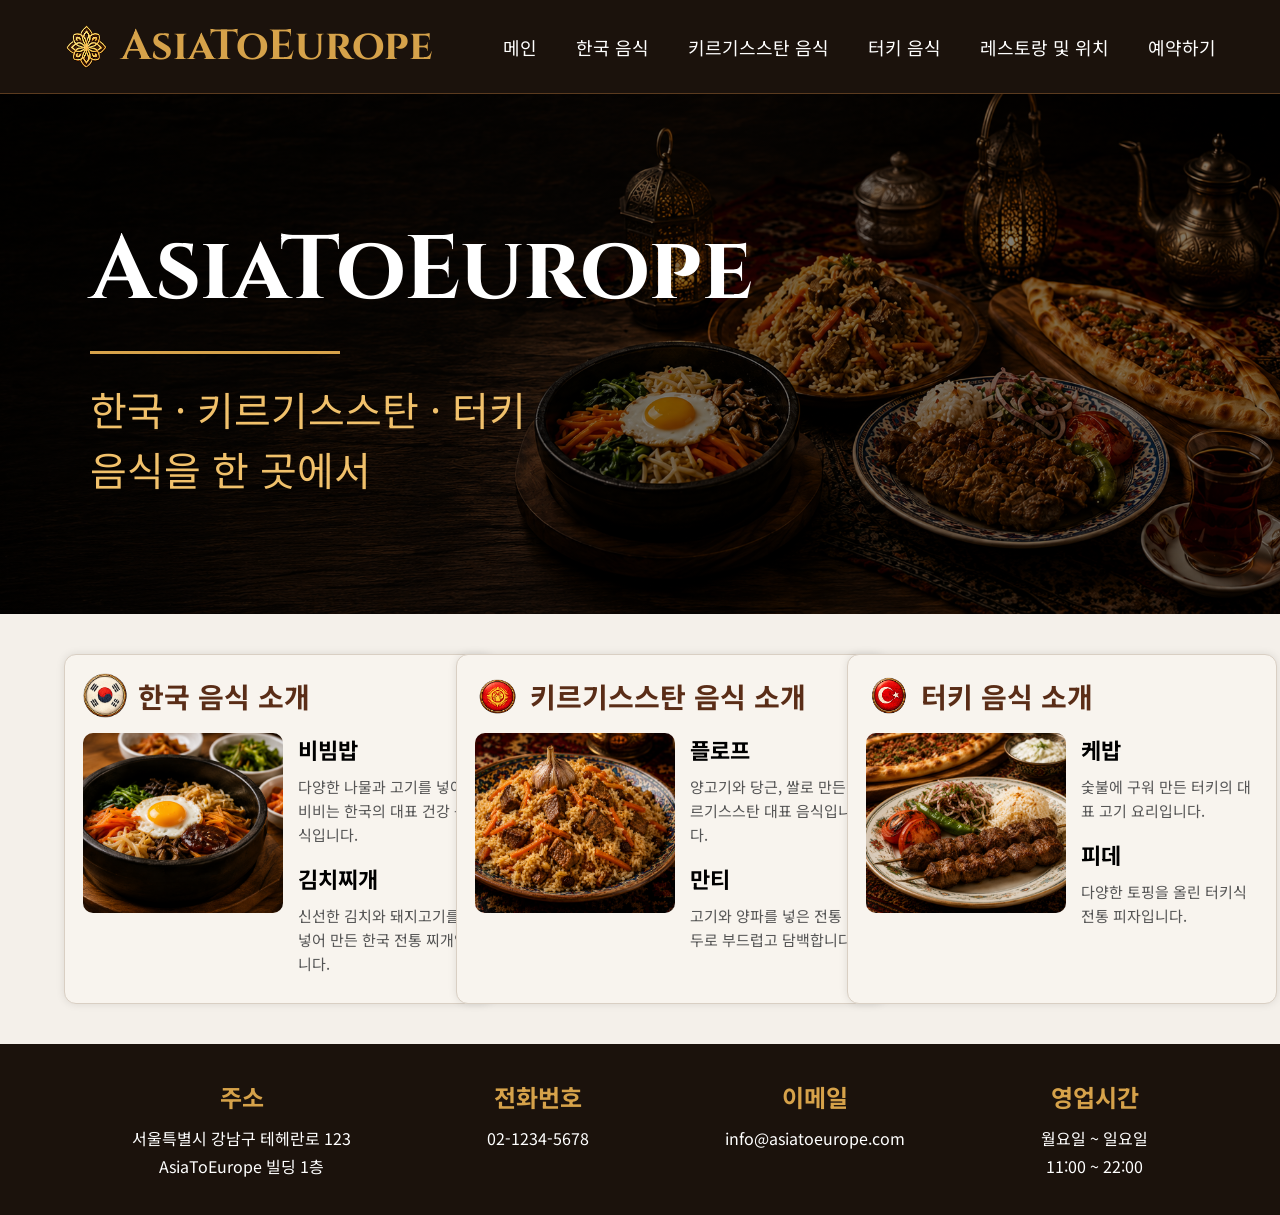
<file: AsiaToEuropeFinal/index.html>
<!DOCTYPE html>
<html lang="ko">

<head>
    <meta charset="UTF-8">
    <meta name="viewport" content="width=device-width, initial-scale=1.0">

    <title>AsiaToEurope</title>

    <link rel="preconnect" href="https://fonts.googleapis.com">
    <link rel="preconnect" href="https://fonts.gstatic.com" crossorigin>

    <link href="https://fonts.googleapis.com/css2?family=Noto+Sans+KR:wght@300;400;500;700&family=Cinzel:wght@500;700&display=swap" rel="stylesheet">

    <style>

        *{
            margin: 0;
            padding: 0;
            box-sizing: border-box;
        }

        body{
            font-family: 'Noto Sans KR', sans-serif;
            background-color: #f4f0ea;

            display: flex;
            flex-direction: column;

            min-height: 100vh;
        }

        header{
            width: 100%;
            background-color: #1b120c;
            border-bottom: 1px solid #5b3b1f;
        }

        .navbar{
            width: 90%;
            margin: auto;

            display: flex;
            justify-content: space-between;
            align-items: center;

            padding: 18px 0;
        }

        .logo{
            display: flex;
            align-items: center;
            gap: 12px;
        }

        .logo img{
            width: 45px;
            height: 45px;
        }

        .logo h1{
            color: #d6a24a;
            font-size: 42px;
            font-family: 'Cinzel', serif;
        }

        .menu a{
            color: white;
            text-decoration: none;
            margin-left: 35px;
            font-size: 18px;

            transition: 0.3s;
        }

        .menu a:hover{
            color: #d6a24a;
        }

        .main{
            width: 100%;
            height: 520px;

            background-image:
            linear-gradient(rgba(0,0,0,0.5), rgba(0,0,0,0.5)),
            url("./img/main_photo.png");

            background-size: cover;
            background-position: center;

            display: flex;
            align-items: center;
        }

        .main-text{
            margin-left: 90px;
            color: white;
        }

        .main-text h2{
            font-size: 90px;
            margin-bottom: 20px;
            font-family: 'Cinzel', serif;
        }

        .line{
            width: 250px;
            height: 3px;
            background-color: #d6a24a;
            margin-bottom: 25px;
        }

        .main-text p{
            font-size: 40px;
            line-height: 60px;
            color: #f1c16b;
        }

        .foods{
            width: 90%;
            margin: 40px auto;

            display: flex;
            justify-content: space-between;
            gap: 20px;
        }

        .card-link{
            width: 32%;
            text-decoration: none;
            color: black;
        }

        .card{
            background-color: #f8f4ee;
            height: 350px;
            width: 430px;
            border-radius: 12px;
            border: 1px solid #d9cfc3;

            padding: 18px;

            box-shadow: 0px 0px 8px rgba(0,0,0,0.1);

            transition: 0.3s;
        }

        .card:hover{
            transform: scale(1.03);
        }

        .card-top{
            display: flex;
            align-items: center;
            margin-bottom: 15px;
        }

        .flag{
            width: 45px;
            height: 45px;
            border-radius: 50%;
            margin-right: 10px;
        }

        .card-top h3{
            font-size: 28px;
            color: #5a2d17;
        }

        .food-content{
            display: flex;
            gap: 15px;
        }

        .food-content img{
            width: 200px;
            height: 180px;
            object-fit: cover;
            border-radius: 10px;
        }

        .food-text h4{
            margin-bottom: 10px;
            font-size: 22px;
        }

        .food-text p{
            font-size: 15px;
            color: #555;
            margin-bottom: 15px;
            line-height: 24px;
        }

        footer{
            background-color: #1b120c;
            color: white;

            padding: 35px 0;

            margin-top: auto;
        }

        .footer-container{
            width: 90%;
            margin: auto;

            display: flex;
            justify-content: space-around;
            text-align: center;
        }

        .footer-box h4{
            color: #d6a24a;
            margin-bottom: 10px;
            font-size: 24px;
        }

        .footer-box p{
            line-height: 28px;
        }

    </style>

</head>

<body>

    <!-- HEADER -->

    <header>

        <div class="navbar">

            <div class="logo">
                <img src="./img/main_logo.png" alt="logo">
                <h1>AsiaToEurope</h1>
            </div>

             <div class="menu">
            <a href="index.html">메인</a>
            <a href="korea.html">한국 음식</a>
            <a href="kyrgyzstan.html">키르기스스탄 음식</a>
            <a href="turkey.html">터키 음식</a>
            <a href="restaurant.html">레스토랑 및 위치</a>
            <a href="reservation.html">예약하기</a>
        </div>

        </div>

    </header>

    <!-- MAIN -->

    <section class="main">

        <div class="main-text">

            <h2>AsiaToEurope</h2>

            <div class="line"></div>

            <p>
                한국 · 키르기스스탄 · 터키 <br>
                음식을 한 곳에서
            </p>

        </div>

    </section>

    <!-- FOOD SECTION -->

    <section class="foods">

        <!-- KOREA -->

        <a href="korea.html" class="card-link">

            <div class="card">

                <div class="card-top">
                    <img class="flag" src="./img/korea.png" alt="korea">
                    <h3>한국 음식 소개</h3>
                </div>

                <div class="food-content">

                    <img src="./img/bibimpab.png" alt="bibimpab">

                    <div class="food-text">

                        <h4>비빔밥</h4>

                        <p>
                            다양한 나물과 고기를 넣어 비비는
                            한국의 대표 건강 음식입니다.
                        </p>

                        <h4>김치찌개</h4>

                        <p>
                            신선한 김치와 돼지고기를 넣어 만든
                            한국 전통 찌개입니다.
                        </p>

                    </div>

                </div>

            </div>

        </a>

        <!-- KYRGYZSTAN -->

        <a href="kyrgyzstan.html" class="card-link">

            <div class="card">

                <div class="card-top">
                    <img class="flag" src="./img/kyrgyzstan.png" alt="kyrgyzstan">
                    <h3>키르기스스탄 음식 소개</h3>
                </div>

                <div class="food-content">

                    <img src="./img/plov.png" alt="plov">

                    <div class="food-text">

                        <h4>플로프</h4>

                        <p>
                            양고기와 당근, 쌀로 만든 
                            키르기스스탄 대표 음식입니다.
                        </p>

                        <h4>만티</h4>

                        <p>
                            고기와 양파를 넣은 전통 만두로
                            부드럽고 담백합니다.
                        </p>

                    </div>

                </div>

            </div>

        </a>

        <!-- TURKEY -->

        <a href="turkey.html" class="card-link">

            <div class="card">

                <div class="card-top">
                    <img class="flag" src="./img/turkey.png" alt="turkey">
                    <h3>터키 음식 소개</h3>
                </div>

                <div class="food-content">

                    <img src="./img/kebab.png" alt="kebab">

                    <div class="food-text">

                        <h4>케밥</h4>

                        <p>
                            숯불에 구워 만든
                            터키의 대표 고기 요리입니다.
                        </p>

                        <h4>피데</h4>

                        <p>
                            다양한 토핑을 올린
                            터키식 전통 피자입니다.
                        </p>

                    </div>

                </div>

            </div>

        </a>

    </section>

    <!-- FOOTER -->

    <footer>

        <div class="footer-container">

            <div class="footer-box">

                <h4>주소</h4>

                <p>
                    서울특별시 강남구 테헤란로 123 <br>
                    AsiaToEurope 빌딩 1층
                </p>

            </div>

            <div class="footer-box">

                <h4>전화번호</h4>

                <p>
                    02-1234-5678
                </p>

            </div>

            <div class="footer-box">

                <h4>이메일</h4>

                <p>
                    info@asiatoeurope.com
                </p>

            </div>

            <div class="footer-box">

                <h4>영업시간</h4>

                <p>
                    월요일 ~ 일요일 <br>
                    11:00 ~ 22:00
                </p>

            </div>

        </div>

    </footer>

</body>
</html>
</file>
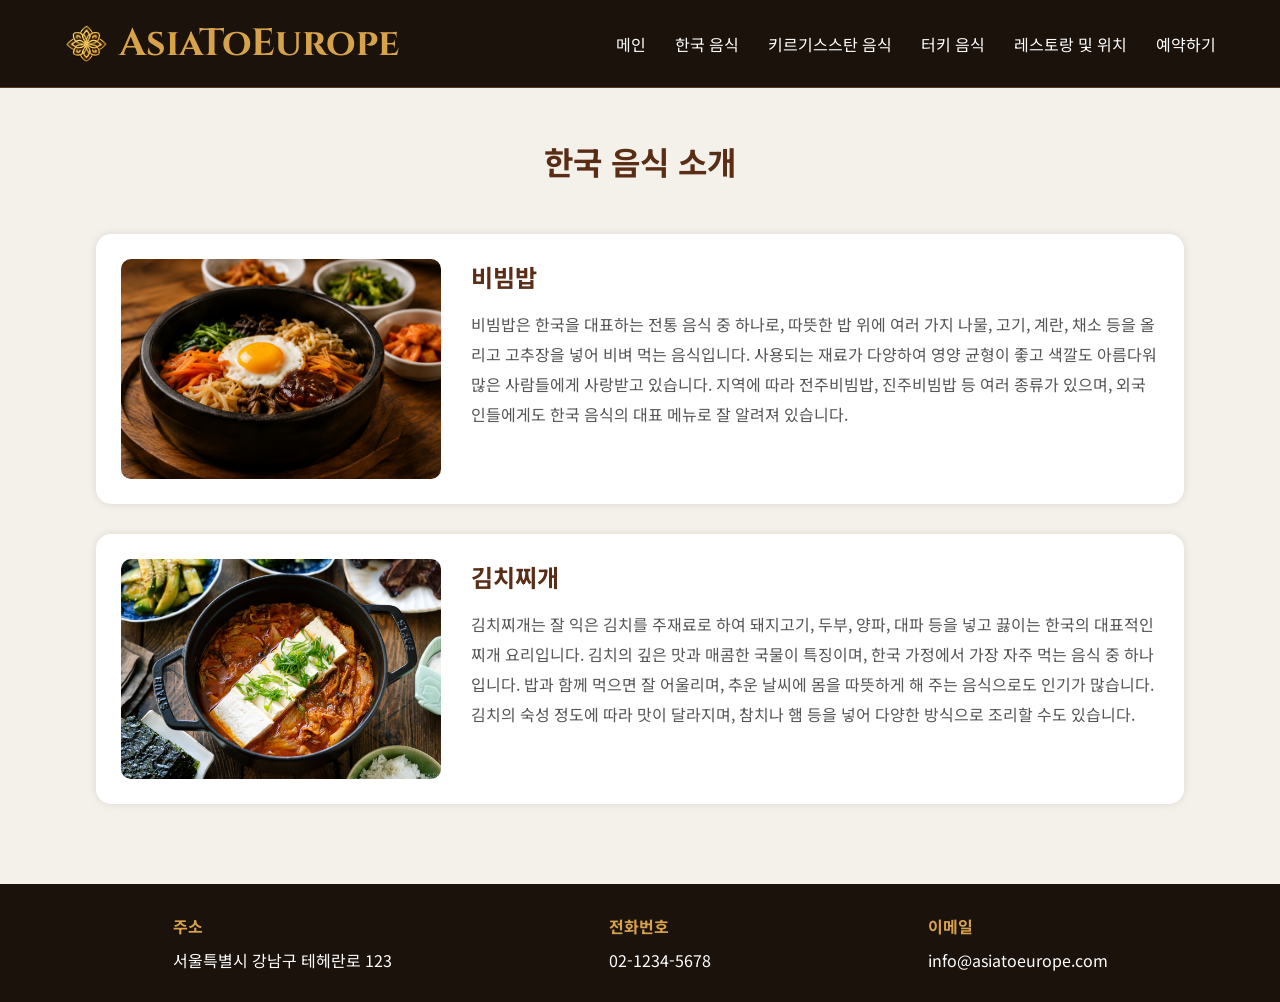
<file: AsiaToEuropeFinal/korea.html>
<!DOCTYPE html>
<html lang="ko">
<head>
    <meta charset="UTF-8">
    <title>한국 음식</title>

    <link rel="preconnect" href="https://fonts.googleapis.com">
   <link href="https://fonts.googleapis.com/css2?family=Noto+Sans+KR:wght@300;400;500;700&family=Cinzel:wght@500;700&display=swap" rel="stylesheet">

    <style>
*{
    margin: 0;
    padding: 0;
    box-sizing: border-box;
}

body{
    font-family: 'Noto Sans KR', sans-serif;
    background-color: #f4f0ea;

    display: flex;
    flex-direction: column;

    min-height: 100vh;
}

header{
    background-color: #1b120c;
    border-bottom: 1px solid #5b3b1f;
}

.navbar{
    width: 90%;
    margin: auto;

    display: flex;
    justify-content: space-between;
    align-items: center;

    padding: 18px 0;
}

.logo{
    display: flex;
    align-items: center;
    gap: 10px;
}

.logo img{
    width: 45px;
}

.logo h1{
    color: #d6a24a;
    font-size: 38px;
    font-family: 'Cinzel', serif;
}

.menu a{
    color: white;
    text-decoration: none;
    margin-left: 25px;
}

.menu a:hover{
    color: #d6a24a;
}

.main{
    height: 500px;

    background-image:
    linear-gradient(rgba(0,0,0,0.5), rgba(0,0,0,0.5)),
    url("images/background.jpg");

    background-size: cover;
    background-position: center;

    display: flex;
    align-items: center;
}

.main-text{
    margin-left: 80px;
    color: white;
}

.main-text h2{
    font-size: 85px;
    font-family: 'Cinzel', serif;
}

.line{
    width: 250px;
    height: 3px;
    background-color: #d6a24a;

    margin: 20px 0;
}

.main-text p{
    font-size: 38px;
    color: #f1c16b;
}

.foods{
    width: 90%;
    margin: 40px auto;

    display: flex;
    gap: 20px;
}

.card-link{
    text-decoration: none;
    color: black;
}

.card{
    background-color: #f8f4ee;

    border-radius: 12px;
    border: 1px solid #d9cfc3;

    padding: 15px;

    transition: 0.3s;
}

.card:hover{
    transform: scale(1.03);
}

.card-top{
    display: flex;
    align-items: center;

    margin-bottom: 15px;
}

.flag{
    width: 40px;
    margin-right: 10px;
}

.food-content{
    display: flex;
    gap: 12px;
}

.food-content img{
    width: 180px;
    height: 180px;
    object-fit: cover;
    border-radius: 10px;
}

.food-text h4{
    margin-bottom: 10px;
}

.food-text p{
    margin-bottom: 15px;
    color: #555;
}

.page-title{
    text-align: center;
    margin-top: 50px;
    color: #5a2d17;
}

.page-foods{
    width: 85%;
    margin: 50px auto;
}

.food-box{
    display: flex;
    gap: 30px;

    background-color: white;

    padding: 25px;
    margin-bottom: 30px;

    border-radius: 15px;

    box-shadow: 0px 0px 8px rgba(0,0,0,0.1);
}

.food-box img{
    width: 320px;
    height: 220px;
    object-fit: cover;
    border-radius: 10px;
}

.food-info h2{
    margin-bottom: 15px;
    color: #5a2d17;
}

.food-info p{
    line-height: 30px;
    color: #555;
}

.restaurant-box{
    width: 85%;
    margin: 50px auto;

    background-color: white;

    padding: 30px;

    border-radius: 15px;
}

.restaurant-box img{
    width: 100%;
    border-radius: 15px;
    margin-top: 20px;
}

footer{
    background-color: #1b120c;
    color: white;

    padding: 30px 0;

    margin-top: auto;
}

.footer-container{
    width: 90%;
    margin: auto;

    display: flex;
    justify-content: space-around;
}

.footer-box h4{
    color: #d6a24a;
    margin-bottom: 10px;
}

</style>
</head>
<body>

<header>
    <div class="navbar">
        <div class="logo">
            <img src="img/main_logo.png" alt="logo">
            <h1>AsiaToEurope</h1>
        </div>

         <div class="menu">
            <a href="index.html">메인</a>
            <a href="korea.html">한국 음식</a>
            <a href="kyrgyzstan.html">키르기스스탄 음식</a>
            <a href="turkey.html">터키 음식</a>
            <a href="restaurant.html">레스토랑 및 위치</a>
            <a href="reservation.html">예약하기</a>
        </div>
    </div>
</header>

<h1 class="page-title">한국 음식 소개</h1>

<section class="page-foods">

    <div class="food-box">
        <img src="img/bibimpab.png" alt="bibimpab">

        <div class="food-info">
            <h2>비빔밥</h2>
            <p>
                비빔밥은 한국을 대표하는 전통 음식 중 하나로, 따뜻한 밥 위에 여러 가지 나물, 고기, 계란, 채소 등을 올리고 고추장을 넣어 비벼 먹는 음식입니다. 사용되는 재료가 다양하여 영양 균형이 좋고 색깔도 아름다워 많은 사람들에게 사랑받고 있습니다. 지역에 따라 전주비빔밥, 진주비빔밥 등 여러 종류가 있으며, 외국인들에게도 한국 음식의 대표 메뉴로 잘 알려져 있습니다.
            </p>
        </div>
    </div>

    <div class="food-box">
        <img src="img/Kimchi.jpg" alt="kimchi">

        <div class="food-info">
            <h2>김치찌개</h2>
            <p>
                김치찌개는 잘 익은 김치를 주재료로 하여 돼지고기, 두부, 양파, 대파 등을 넣고 끓이는 한국의 대표적인 찌개 요리입니다. 김치의 깊은 맛과 매콤한 국물이 특징이며, 한국 가정에서 가장 자주 먹는 음식 중 하나입니다. 밥과 함께 먹으면 잘 어울리며, 추운 날씨에 몸을 따뜻하게 해 주는 음식으로도 인기가 많습니다. 김치의 숙성 정도에 따라 맛이 달라지며, 참치나 햄 등을 넣어 다양한 방식으로 조리할 수도 있습니다.
            </p>
        </div>
    </div>

</section>

<footer>
    <div class="footer-container">

        <div class="footer-box">
            <h4>주소</h4>
            <p>서울특별시 강남구 테헤란로 123</p>
        </div>

        <div class="footer-box">
            <h4>전화번호</h4>
            <p>02-1234-5678</p>
        </div>

        <div class="footer-box">
            <h4>이메일</h4>
            <p>info@asiatoeurope.com</p>
        </div>

    </div>
</footer>

</body>
</html>
</file>
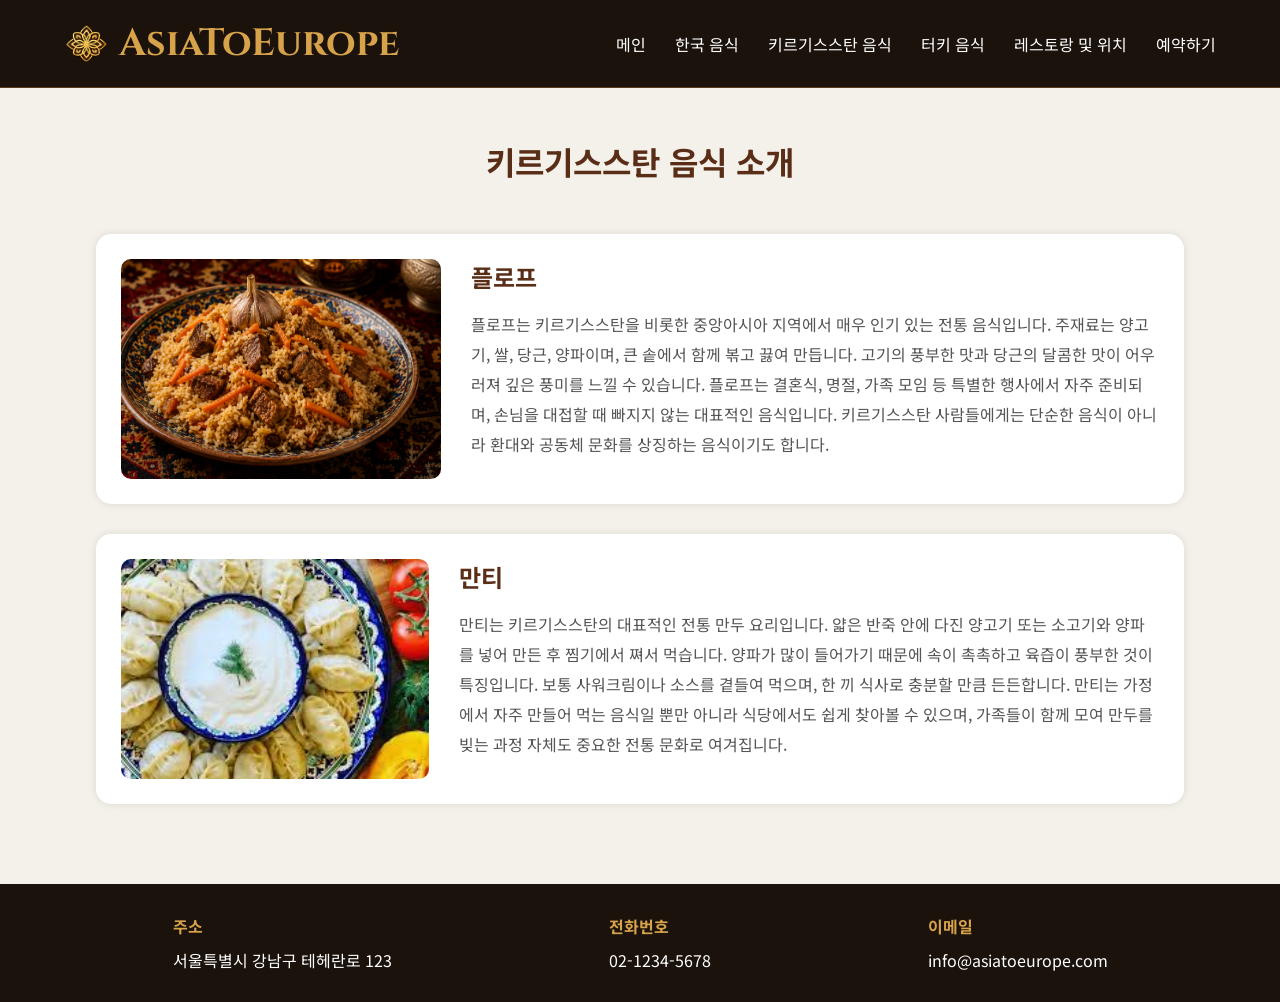
<file: AsiaToEuropeFinal/kyrgyzstan.html>
<!DOCTYPE html>
<html lang="ko">
<head>
    <meta charset="UTF-8">
    <title>키르기스스탄 음식</title>

    <link rel="preconnect" href="https://fonts.googleapis.com">
   <link href="https://fonts.googleapis.com/css2?family=Noto+Sans+KR:wght@300;400;500;700&family=Cinzel:wght@500;700&display=swap" rel="stylesheet">
    <style>
*{
    margin: 0;
    padding: 0;
    box-sizing: border-box;
}

body{
    font-family: 'Noto Sans KR', sans-serif;
    background-color: #f4f0ea;

    display: flex;
    flex-direction: column;

    min-height: 100vh;
}

header{
    background-color: #1b120c;
    border-bottom: 1px solid #5b3b1f;
}

.navbar{
    width: 90%;
    margin: auto;

    display: flex;
    justify-content: space-between;
    align-items: center;

    padding: 18px 0;
}

.logo{
    display: flex;
    align-items: center;
    gap: 10px;
}

.logo img{
    width: 45px;
}

.logo h1{
    color: #d6a24a;
    font-size: 38px;
    font-family: 'Cinzel', serif;
}

.menu a{
    color: white;
    text-decoration: none;
    margin-left: 25px;
}

.menu a:hover{
    color: #d6a24a;
}

.main{
    height: 500px;

    background-image:
    linear-gradient(rgba(0,0,0,0.5), rgba(0,0,0,0.5)),
    url("images/background.jpg");

    background-size: cover;
    background-position: center;

    display: flex;
    align-items: center;
}

.main-text{
    margin-left: 80px;
    color: white;
}

.main-text h2{
    font-size: 85px;
    font-family: 'Cinzel', serif;
}

.line{
    width: 250px;
    height: 3px;
    background-color: #d6a24a;

    margin: 20px 0;
}

.main-text p{
    font-size: 38px;
    color: #f1c16b;
}

.foods{
    width: 90%;
    margin: 40px auto;

    display: flex;
    gap: 20px;
}

.card-link{
    text-decoration: none;
    color: black;
}

.card{
    background-color: #f8f4ee;

    border-radius: 12px;
    border: 1px solid #d9cfc3;

    padding: 15px;

    transition: 0.3s;
}

.card:hover{
    transform: scale(1.03);
}

.card-top{
    display: flex;
    align-items: center;

    margin-bottom: 15px;
}

.flag{
    width: 40px;
    margin-right: 10px;
}

.food-content{
    display: flex;
    gap: 12px;
}

.food-content img{
    width: 180px;
    height: 180px;
    object-fit: cover;
    border-radius: 10px;
}

.food-text h4{
    margin-bottom: 10px;
}

.food-text p{
    margin-bottom: 15px;
    color: #555;
}

.page-title{
    text-align: center;
    margin-top: 50px;
    color: #5a2d17;
}

.page-foods{
    width: 85%;
    margin: 50px auto;
}

.food-box{
    display: flex;
    gap: 30px;

    background-color: white;

    padding: 25px;
    margin-bottom: 30px;

    border-radius: 15px;

    box-shadow: 0px 0px 8px rgba(0,0,0,0.1);
}
.food-info{
    width: 70%;
}
.food-box img{
    width: 320px;
    height: 220px;  
    object-fit: cover;
    border-radius: 10px;
}

.food-info h2{
    margin-bottom: 15px;
    color: #5a2d17;
}

.food-info p{
    line-height: 30px;
    color: #555;
}

.restaurant-box{
    width: 85%;
    margin: 50px auto;

    background-color: white;

    padding: 30px;

    border-radius: 15px;
}

.restaurant-box img{
    width: 100%;
    border-radius: 15px;
    margin-top: 20px;
}

footer{
    background-color: #1b120c;
    color: white;

    padding: 30px 0;

    margin-top: auto;
}

.footer-container{
    width: 90%;
    margin: auto;

    display: flex;
    justify-content: space-around;
}

.footer-box h4{
    color: #d6a24a;
    margin-bottom: 10px;
}

</style>
</head>
<body>

<header>
    <div class="navbar">
        <div class="logo">
            <img src="img/main_logo.png" alt="logo">
            <h1>AsiaToEurope</h1>
        </div>
 
         <div class="menu">
            <a href="index.html">메인</a>
            <a href="korea.html">한국 음식</a>
            <a href="kyrgyzstan.html">키르기스스탄 음식</a>
            <a href="turkey.html">터키 음식</a>
            <a href="restaurant.html">레스토랑 및 위치</a>
            <a href="reservation.html">예약하기</a>
        </div>
    </div>
</header>

<h1 class="page-title">키르기스스탄 음식 소개</h1>

<section class="page-foods">

    <div class="food-box">
        <img src="img/plov.png" alt="plov">

        <div class="food-info">
            <h2>플로프</h2>
            <p>
                플로프는 키르기스스탄을 비롯한 중앙아시아 지역에서 매우 인기 있는 전통 음식입니다. 주재료는 양고기, 쌀, 당근, 양파이며, 큰 솥에서 함께 볶고 끓여 만듭니다. 고기의 풍부한 맛과 당근의 달콤한 맛이 어우러져 깊은 풍미를 느낄 수 있습니다. 플로프는 결혼식, 명절, 가족 모임 등 특별한 행사에서 자주 준비되며, 손님을 대접할 때 빠지지 않는 대표적인 음식입니다. 키르기스스탄 사람들에게는 단순한 음식이 아니라 환대와 공동체 문화를 상징하는 음식이기도 합니다.
            </p>
        </div>
    </div>

    <div class="food-box">
        <img src="img/manty.jpg" alt="manty">

        <div class="food-info">
            <h2>만티</h2>
            <p>
                만티는 키르기스스탄의 대표적인 전통 만두 요리입니다. 얇은 반죽 안에 다진 양고기 또는 소고기와 양파를 넣어 만든 후 찜기에서 쪄서 먹습니다. 양파가 많이 들어가기 때문에 속이 촉촉하고 육즙이 풍부한 것이 특징입니다. 보통 사워크림이나 소스를 곁들여 먹으며, 한 끼 식사로 충분할 만큼 든든합니다. 만티는 가정에서 자주 만들어 먹는 음식일 뿐만 아니라 식당에서도 쉽게 찾아볼 수 있으며, 가족들이 함께 모여 만두를 빚는 과정 자체도 중요한 전통 문화로 여겨집니다.
            </p>
        </div>
    </div>

</section>

<footer>
    <div class="footer-container">

        <div class="footer-box">
            <h4>주소</h4>
            <p>서울특별시 강남구 테헤란로 123</p>
        </div>

        <div class="footer-box">
            <h4>전화번호</h4>
            <p>02-1234-5678</p>
        </div>

        <div class="footer-box">
            <h4>이메일</h4>
            <p>info@asiatoeurope.com</p>
        </div>

    </div>
</footer>

</body>
</html>
</file>
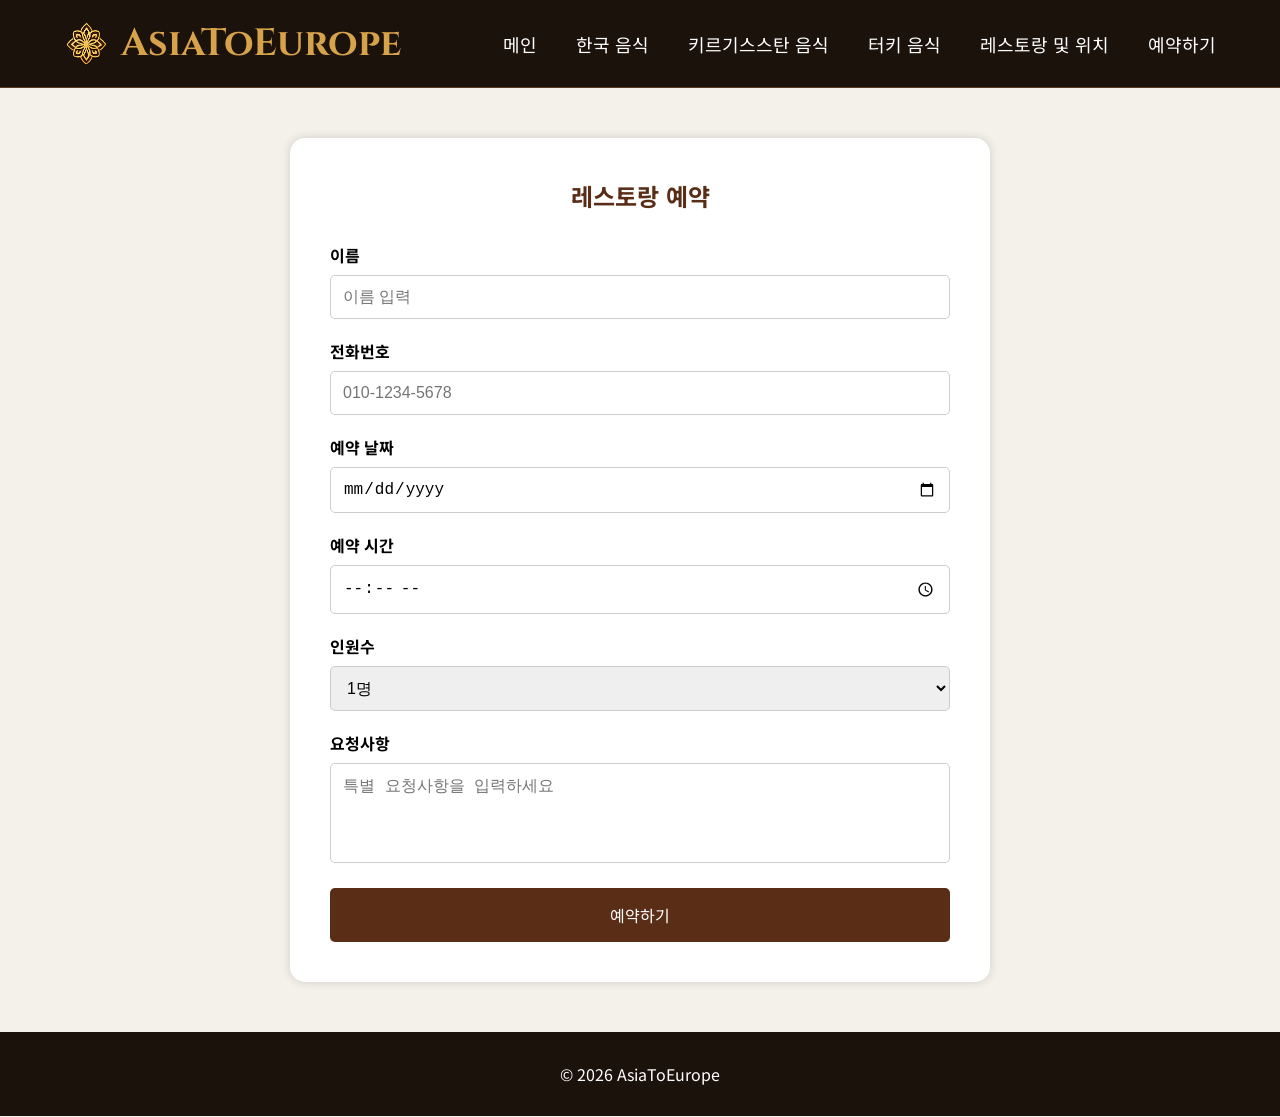
<file: AsiaToEuropeFinal/reservation.html>
<!DOCTYPE html>
<html lang="ko">

<head>
    <meta charset="UTF-8">
    <title>예약하기</title>

    <link rel="preconnect" href="https://fonts.googleapis.com">
   <link href="https://fonts.googleapis.com/css2?family=Noto+Sans+KR:wght@300;400;500;700&family=Cinzel:wght@500;700&display=swap" rel="stylesheet">

    <style>

        *{
            margin:0;
            padding:0;
            box-sizing:border-box;
        }

        body{
            font-family:'Noto Sans KR', sans-serif;
            background-color:#f4f0ea;
            min-height:100vh;

            display:flex;
            flex-direction:column;
        }

       header{
            width: 100%;
            background-color: #1b120c;
            border-bottom: 1px solid #5b3b1f;
        }

        .navbar{
            width: 90%;
            margin: auto;

            display: flex;
            justify-content: space-between;
            align-items: center;

            padding: 18px 0;
        }

        .logo{
            display: flex;
            align-items: center;
            gap: 12px;
        }

        .logo img{
            width: 45px;
            height: 45px;
        }

        .logo h1{
            color: #d6a24a;
            font-size: 38px;
            font-family: 'Cinzel', serif;
        }

        .menu a{
            color: white;
            text-decoration: none;
            margin-left: 35px;
            font-size: 18px;
            transition: 0.3s;
        }

        .menu a:hover{
            color: #d6a24a;
        }

        .reservation{
            width:700px;
            margin:50px auto;

            background:white;
            padding:40px;

            border-radius:15px;

            box-shadow:0 0 10px rgba(0,0,0,0.15);
        }

        .reservation h2{
            text-align:center;
            color:#5a2d17;
            margin-bottom:30px;
        }

        .form-group{
            margin-bottom:20px;
        }

        label{
            display:block;
            margin-bottom:8px;
            font-weight:bold;
        }

        input,
        select,
        textarea{
            width:100%;
            padding:12px;

            border:1px solid #ccc;
            border-radius:5px;

            font-size:16px;
        }

        textarea{
            resize:none;
            height:100px;
        }

        button{
            width:100%;
            padding:15px;

            background:#5a2d17;
            color:white;

            border:none;
            border-radius:5px;

            font-size:18px;
            cursor:pointer;
        }

        button:hover{
            background:#d6a24a;
        }

        footer{
            background:#1b120c;
            color:white;

            padding:30px;
            margin-top:auto;

            text-align:center;
        }
            .btn{
    display:block;
    width:100%;
    padding:15px;
    background:#5a2d17;
    color:white;
    text-decoration:none;
    text-align:center;
    border-radius:5px;
        }

    </style>

</head>

<body>

<header>

    <div class="navbar">

        <div class="logo">
            <img src="./img/main_logo.png" alt="logo">
            <h1>AsiaToEurope</h1>
        </div>

        <div class="menu">
            <a href="index.html">메인</a>
            <a href="korea.html">한국 음식</a>
            <a href="kyrgyzstan.html">키르기스스탄 음식</a>
            <a href="turkey.html">터키 음식</a>
            <a href="restaurant.html">레스토랑 및 위치</a>
            <a href="reservation.html">예약하기</a>
        </div>

    </div>

</header>

<section class="reservation">

    <h2>레스토랑 예약</h2>

    <form>

        <div class="form-group">
            <label>이름</label>
            <input type="text" placeholder="이름 입력">
        </div>

        <div class="form-group">
            <label>전화번호</label>
            <input type="tel" placeholder="010-1234-5678">
        </div>

        <div class="form-group">
            <label>예약 날짜</label>
            <input type="date">
        </div>

        <div class="form-group">
            <label>예약 시간</label>
            <input type="time">
        </div>

        <div class="form-group">
            <label>인원수</label>
            <select>
                <option>1명</option>
                <option>2명</option>
                <option>3명</option>
                <option>4명</option>
                <option>5명</option>
                <option>6명 이상</option>
            </select>
        </div>

        <div class="form-group">
            <label>요청사항</label>
            <textarea placeholder="특별 요청사항을 입력하세요"></textarea>
        </div>

        <a href="success.html" class="btn">
        예약하기
        </a>

    </form>

</section>

<footer>

    <p>© 2026 AsiaToEurope</p>

</footer>

</body>
</html>
</file>
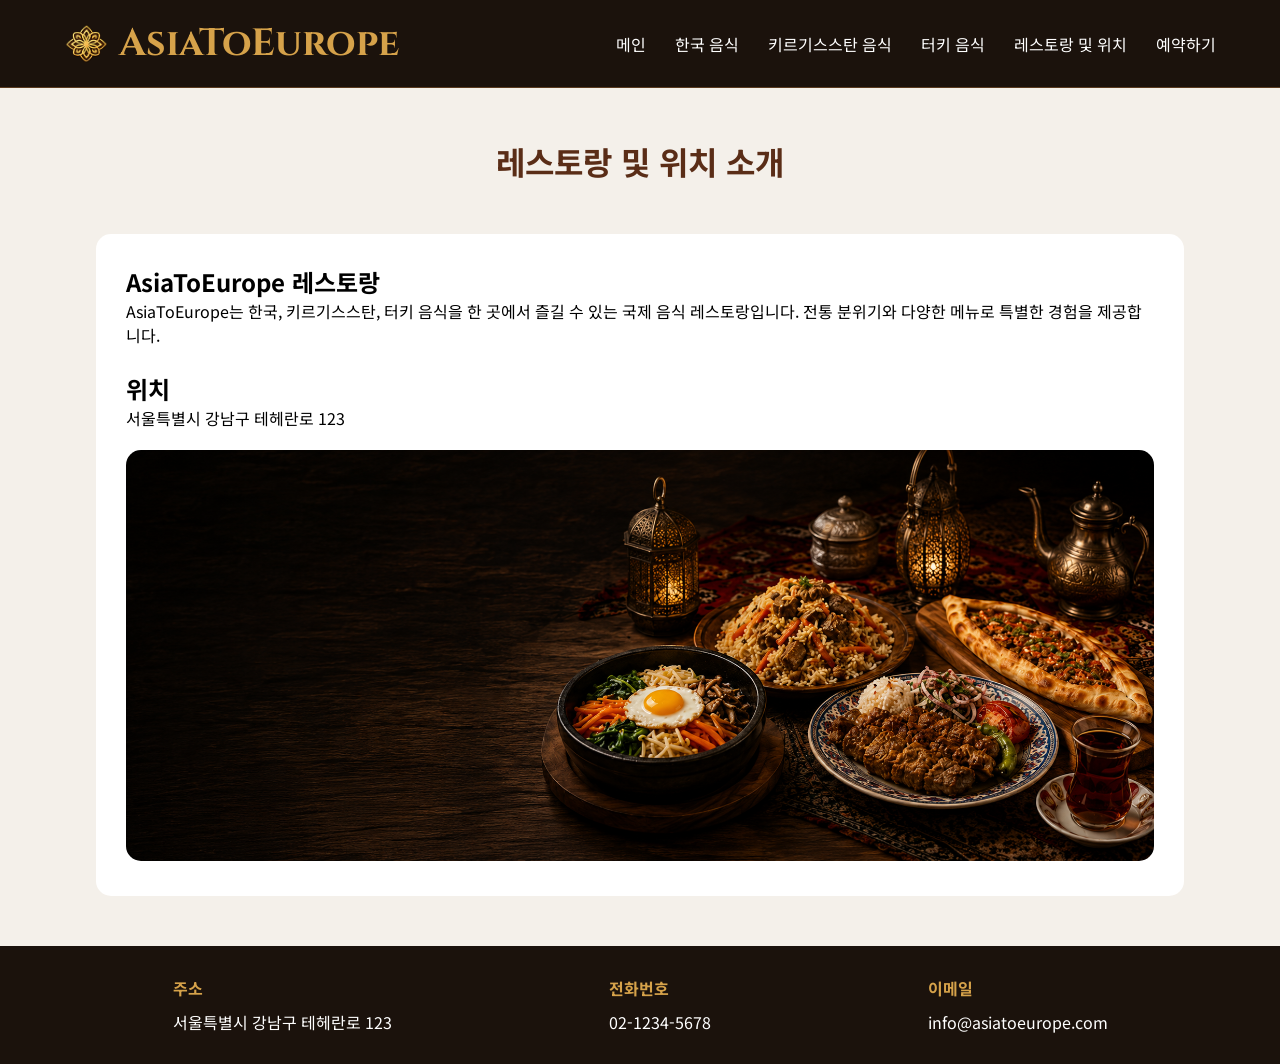
<file: AsiaToEuropeFinal/restaurant.html>
<!DOCTYPE html>
<html lang="ko">
<head>
    <meta charset="UTF-8">
    <title>레스토랑 소개</title>

    <link rel="preconnect" href="https://fonts.googleapis.com">
   <link href="https://fonts.googleapis.com/css2?family=Noto+Sans+KR:wght@300;400;500;700&family=Cinzel:wght@500;700&display=swap" rel="stylesheet">
    <style>
*{
    margin: 0;
    padding: 0;
    box-sizing: border-box;
}

body{
    font-family: 'Noto Sans KR', sans-serif;
    background-color: #f4f0ea;

    display: flex;
    flex-direction: column;

    min-height: 100vh;
}

header{
    background-color: #1b120c;
    border-bottom: 1px solid #5b3b1f;
}

.navbar{
    width: 90%;
    margin: auto;

    display: flex;
    justify-content: space-between;
    align-items: center;

    padding: 18px 0;
}

.logo{
    display: flex;
    align-items: center;
    gap: 10px;
}

.logo img{
    width: 45px;
}

.logo h1{
    color: #d6a24a;
    font-size: 38px;
    font-family: 'Cinzel', serif;
}

.menu a{
    color: white;
    text-decoration: none;
    margin-left: 25px;
}

.menu a:hover{
    color: #d6a24a;
}

.main{
    height: 500px;

    background-image:
    linear-gradient(rgba(0,0,0,0.5), rgba(0,0,0,0.5)),
    url("images/background.jpg");

    background-size: cover;
    background-position: center;

    display: flex;
    align-items: center;
}

.main-text{
    margin-left: 80px;
    color: white;
}

.main-text h2{
    font-size: 85px;
    font-family: 'Cinzel', serif;
}

.line{
    width: 250px;
    height: 3px;
    background-color: #d6a24a;

    margin: 20px 0;
}

.main-text p{
    font-size: 38px;
    color: #f1c16b;
}

.foods{
    width: 90%;
    margin: 40px auto;

    display: flex;
    gap: 20px;
}

.card-link{
    text-decoration: none;
    color: black;
}

.card{
    background-color: #f8f4ee;

    border-radius: 12px;
    border: 1px solid #d9cfc3;

    padding: 15px;

    transition: 0.3s;
}

.card:hover{
    transform: scale(1.03);
}

.card-top{
    display: flex;
    align-items: center;

    margin-bottom: 15px;
}

.flag{
    width: 40px;
    margin-right: 10px;
}

.food-content{
    display: flex;
    gap: 12px;
}

.food-content img{
    width: 180px;
    height: 180px;
    object-fit: cover;
    border-radius: 10px;
}

.food-text h4{
    margin-bottom: 10px;
}

.food-text p{
    margin-bottom: 15px;
    color: #555;
}

.page-title{
    text-align: center;
    margin-top: 50px;
    color: #5a2d17;
}

.page-foods{
    width: 85%;
    margin: 50px auto;
}

.food-box{
    display: flex;
    gap: 30px;

    background-color: white;

    padding: 25px;
    margin-bottom: 30px;

    border-radius: 15px;

    box-shadow: 0px 0px 8px rgba(0,0,0,0.1);
}

.food-box img{
    width: 320px;
    height: 220px;
    object-fit: cover;
    border-radius: 10px;
}

.food-info h2{
    margin-bottom: 15px;
    color: #5a2d17;
}

.food-info p{
    line-height: 30px;
    color: #555;
}

.restaurant-box{
    width: 85%;
    margin: 50px auto;

    background-color: white;

    padding: 30px;

    border-radius: 15px;
}

.restaurant-box img{
    width: 100%;
    border-radius: 15px;
    margin-top: 20px;
}

footer{
    background-color: #1b120c;
    color: white;

    padding: 30px 0;

    margin-top: auto;
}

.footer-container{
    width: 90%;
    margin: auto;

    display: flex;
    justify-content: space-around;
}

.footer-box h4{
    color: #d6a24a;
    margin-bottom: 10px;
}

</style>
</head>
<body>

<header>
    <div class="navbar">
        <div class="logo">
            <img src="img/main_logo.png" alt="logo">
            <h1>AsiaToEurope</h1>
        </div>

         <div class="menu">
            <a href="index.html">메인</a>
            <a href="korea.html">한국 음식</a>
            <a href="kyrgyzstan.html">키르기스스탄 음식</a>
            <a href="turkey.html">터키 음식</a>
            <a href="restaurant.html">레스토랑 및 위치</a>
            <a href="reservation.html">예약하기</a>
        </div>
    </div>
</header>

<h1 class="page-title">레스토랑 및 위치 소개</h1>

<div class="restaurant-box">

    <h2>AsiaToEurope 레스토랑</h2>

    <p>
        AsiaToEurope는 한국, 키르기스스탄, 터키 음식을 한 곳에서 즐길 수 있는 국제 음식 레스토랑입니다.
        전통 분위기와 다양한 메뉴로 특별한 경험을 제공합니다.
    </p>

    <br>

    <h2>위치</h2>

    <p>
        서울특별시 강남구 테헤란로 123
    </p>

    <img src="img/main_photo.png" alt="mainphoto">

</div>

<footer>
    <div class="footer-container">

        <div class="footer-box">
            <h4>주소</h4>
            <p>서울특별시 강남구 테헤란로 123</p>
        </div>

        <div class="footer-box">
            <h4>전화번호</h4>
            <p>02-1234-5678</p>
        </div>

        <div class="footer-box">
            <h4>이메일</h4>
            <p>info@asiatoeurope.com</p>
        </div>

    </div>
</footer>

</body>
</html>
</file>
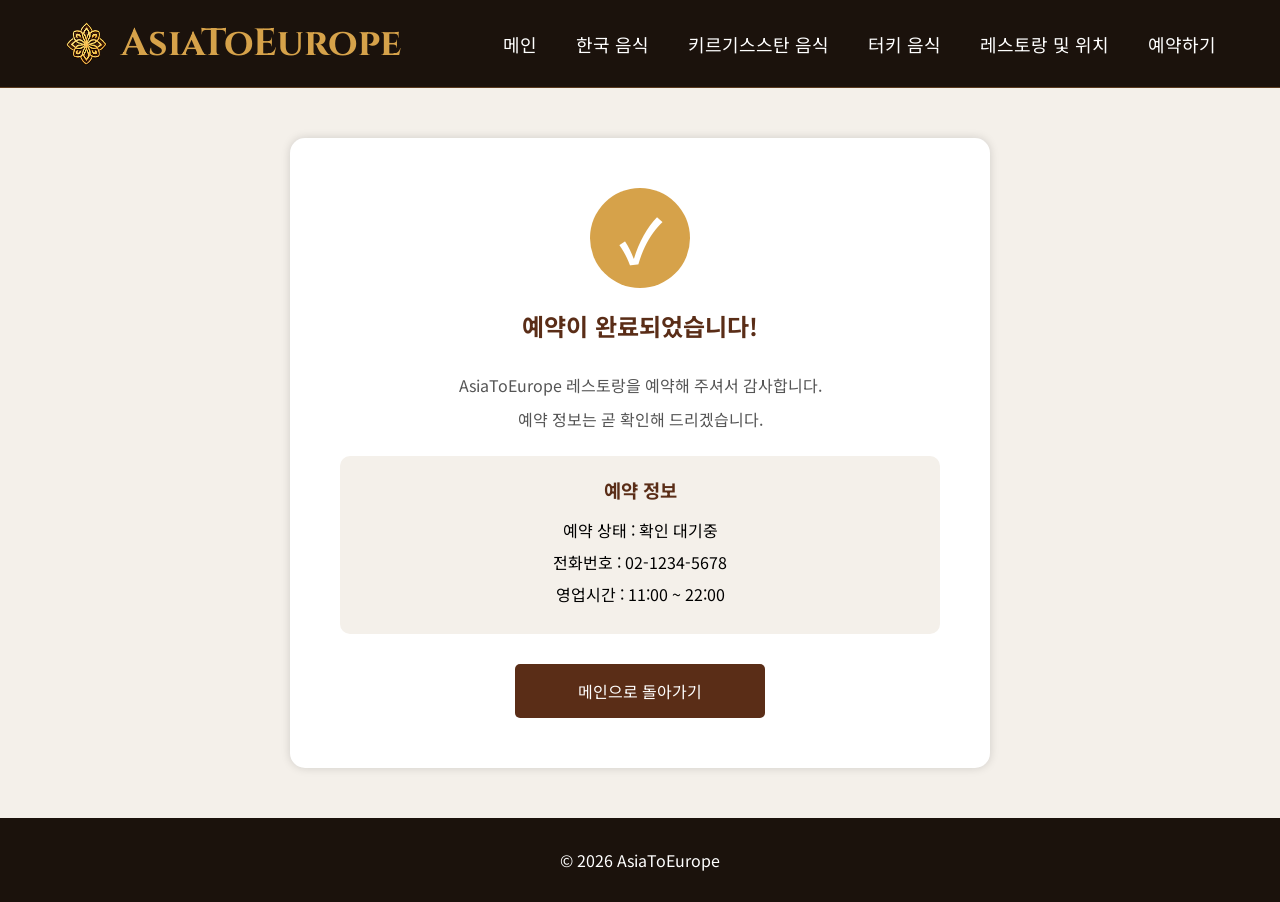
<file: AsiaToEuropeFinal/success.html>
<!DOCTYPE html>
<html lang="ko">

<head>
    <meta charset="UTF-8">
    <title>Success
    </title>

    <link rel="preconnect" href="https://fonts.googleapis.com">
   <link href="https://fonts.googleapis.com/css2?family=Noto+Sans+KR:wght@300;400;500;700&family=Cinzel:wght@500;700&display=swap" rel="stylesheet">

    <style>

        *{
            margin:0;
            padding:0;
            box-sizing:border-box;
        }

        body{
            font-family:'Noto Sans KR', sans-serif;
            background-color:#f4f0ea;
            min-height:100vh;

            display:flex;
            flex-direction:column;
        }

       header{
            width: 100%;
            background-color: #1b120c;
            border-bottom: 1px solid #5b3b1f;
        }

        .navbar{
            width: 90%;
            margin: auto;

            display: flex;
            justify-content: space-between;
            align-items: center;

            padding: 18px 0;
        }

        .logo{
            display: flex;
            align-items: center;
            gap: 12px;
        }

        .logo img{
            width: 45px;
            height: 45px;
        }

        .logo h1{
            color: #d6a24a;
            font-size: 38px;
            font-family: 'Cinzel', serif;
        }

        .menu a{
            color: white;
            text-decoration: none;
            margin-left: 35px;
            font-size: 18px;
            transition: 0.3s;
        }

        .menu a:hover{
            color: #d6a24a;
        }

        .reservation{
    width:700px;
    margin:50px auto;

    background:white;

    padding:50px;

    border-radius:15px;

    box-shadow:0 0 10px rgba(0,0,0,0.15);
}

        .reservation h2{
            text-align:center;
            color:#5a2d17;
            margin-bottom:30px;
        }

        .form-group{
            margin-bottom:20px;
        }

        label{
            display:block;
            margin-bottom:8px;
            font-weight:bold;
        }

        input,
        select,
        textarea{
            width:100%;
            padding:12px;

            border:1px solid #ccc;
            border-radius:5px;

            font-size:16px;
        }

        textarea{
            resize:none;
            height:100px;
        }

        button{
            width:100%;
            padding:15px;

            background:#5a2d17;
            color:white;

            border:none;
            border-radius:5px;

            font-size:18px;
            cursor:pointer;
        }

        button:hover{
            background:#d6a24a;
        }

        footer{
            background:#1b120c;
            color:white;

            padding:30px;
            margin-top:auto;

            text-align:center;
        }

        .check{
    width:100px;
    height:100px;

    margin:0 auto 20px;

    background:#d6a24a;
    color:white;

    border-radius:50%;

    font-size:60px;
    font-weight:bold;

    text-align:center;
    line-height:100px;
}

.message{
    text-align:center;
    color:#555;
    margin-bottom:10px;
}

.info-box{
    margin-top:25px;

    padding:20px;

    background:#f4f0ea;

    border-radius:10px;

    text-align:center;
}

.info-box h3{
    color:#5a2d17;
    margin-bottom:15px;
}

.info-box p{
    margin-bottom:8px;
}

.btn{
    display:block;

    width:250px;

    margin:30px auto 0;

    padding:15px;

    background:#5a2d17;
    color:white;

    text-decoration:none;
    text-align:center;

    border-radius:5px;

    transition:0.3s;
}

.btn:hover{
    background:#d6a24a;
}

    </style>

</head>

<body>

<header>

    <div class="navbar">

        <div class="logo">
            <img src="./img/main_logo.png" alt="logo">
            <h1>AsiaToEurope</h1>
        </div>

        <div class="menu">
            <a href="index.html">메인</a>
            <a href="korea.html">한국 음식</a>
            <a href="kyrgyzstan.html">키르기스스탄 음식</a>
            <a href="turkey.html">터키 음식</a>
            <a href="restaurant.html">레스토랑 및 위치</a>
            <a href="reservation.html">예약하기</a>
        </div>

    </div>

</header>

<section class="reservation">

    <div class="check">
        ✓
    </div>

    <h2>예약이 완료되었습니다!</h2>

    <p class="message">
        AsiaToEurope 레스토랑을 예약해 주셔서 감사합니다.
    </p>

    <p class="message">
        예약 정보는 곧 확인해 드리겠습니다.
    </p>

    <div class="info-box">

        <h3>예약 정보</h3>

        <p>예약 상태 : 확인 대기중</p>
        <p>전화번호 : 02-1234-5678</p>
        <p>영업시간 : 11:00 ~ 22:00</p>

    </div>

    <a href="./index.html" class="btn">
        메인으로 돌아가기
    </a>

</section>

<footer>

    <p>© 2026 AsiaToEurope</p>

</footer>

</body>
</html>
</file>
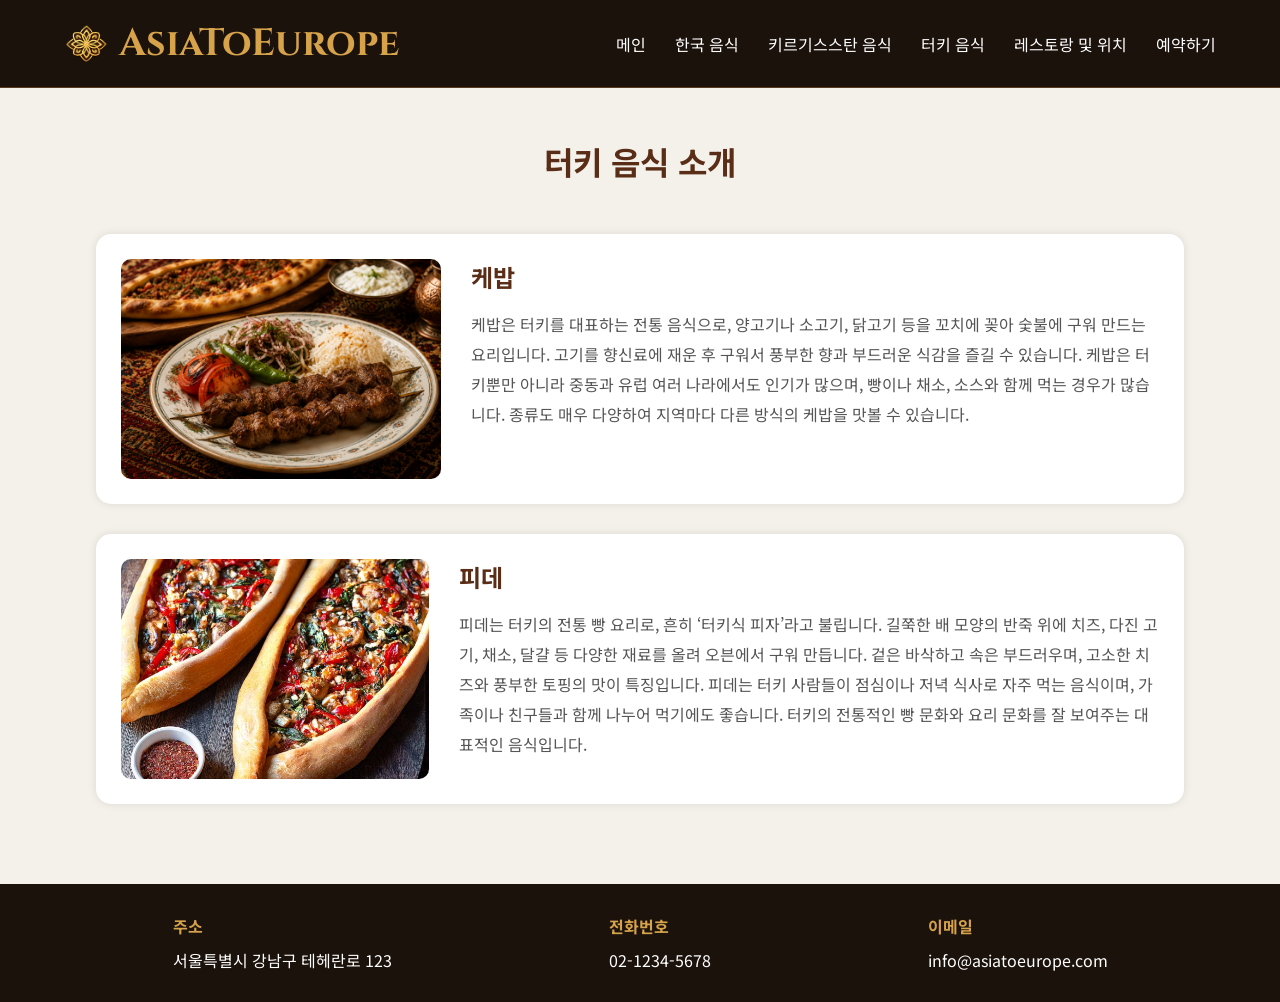
<file: AsiaToEuropeFinal/turkey.html>
<!DOCTYPE html>
<html lang="ko">
<head>
    <meta charset="UTF-8">
    <title>터키 음식</title>

    <link rel="preconnect" href="https://fonts.googleapis.com">
   <link href="https://fonts.googleapis.com/css2?family=Noto+Sans+KR:wght@300;400;500;700&family=Cinzel:wght@500;700&display=swap" rel="stylesheet">
    <style>
*{
    margin: 0;
    padding: 0;
    box-sizing: border-box;
}

body{
    font-family: 'Noto Sans KR', sans-serif;
    background-color: #f4f0ea;

    display: flex;
    flex-direction: column;

    min-height: 100vh;
}

header{
    background-color: #1b120c;
    border-bottom: 1px solid #5b3b1f;
}

.navbar{
    width: 90%;
    margin: auto;

    display: flex;
    justify-content: space-between;
    align-items: center;

    padding: 18px 0;
}

.logo{
    display: flex;
    align-items: center;
    gap: 10px;
}

.logo img{
    width: 45px;
}

.logo h1{
    color: #d6a24a;
    font-size: 38px;
    font-family: 'Cinzel', serif;
}

.menu a{
    color: white;
    text-decoration: none;
    margin-left: 25px;
}

.menu a:hover{
    color: #d6a24a;
}

.main{
    height: 500px;

    background-image:
    linear-gradient(rgba(0,0,0,0.5), rgba(0,0,0,0.5)),
    url("images/background.jpg");

    background-size: cover;
    background-position: center;

    display: flex;
    align-items: center;
}

.main-text{
    margin-left: 80px;
    color: white;
}

.main-text h2{
    font-size: 85px;
    font-family: 'Cinzel', serif;
}

.line{
    width: 250px;
    height: 3px;
    background-color: #d6a24a;

    margin: 20px 0;
}

.main-text p{
    font-size: 38px;
    color: #f1c16b;
}

.foods{
    width: 90%;
    margin: 40px auto;

    display: flex;
    gap: 20px;
}

.card-link{
    text-decoration: none;
    color: black;
}

.card{
    background-color: #f8f4ee;

    border-radius: 12px;
    border: 1px solid #d9cfc3;

    padding: 15px;

    transition: 0.3s;
}

.card:hover{
    transform: scale(1.03);
}

.card-top{
    display: flex;
    align-items: center;

    margin-bottom: 15px;
}

.flag{
    width: 40px;
    margin-right: 10px;
}

.food-content{
    display: flex;
    gap: 12px;
}

.food-content img{
    width: 180px;
    height: 180px;
    object-fit: cover;
    border-radius: 10px;
}

.food-text h4{
    margin-bottom: 10px;
}

.food-text p{
    margin-bottom: 15px;
    color: #555;
}

.page-title{
    text-align: center;
    margin-top: 50px;
    color: #5a2d17;
}

.page-foods{
    width: 85%;
    margin: 50px auto;
}

.food-box{
    display: flex;
    gap: 30px;

    background-color: white;

    padding: 25px;
    margin-bottom: 30px;

    border-radius: 15px;

    box-shadow: 0px 0px 8px rgba(0,0,0,0.1);
}

.food-box img{
    width: 320px;
    height: 220px;
    object-fit: cover;
    border-radius: 10px;
}

.food-info{
    width: 70%;
}

.food-info h2{
    margin-bottom: 15px;
    color: #5a2d17;
}

.food-info p{
    line-height: 30px;
    color: #555;
}

.restaurant-box{
    width: 85%;
    margin: 50px auto;

    background-color: white;

    padding: 30px;

    border-radius: 15px;
}

.restaurant-box img{
    width: 100%;
    border-radius: 15px;
    margin-top: 20px;
}

footer{
    background-color: #1b120c;
    color: white;

    padding: 30px 0;

    margin-top: auto;
}

.footer-container{
    width: 90%;
    margin: auto;

    display: flex;
    justify-content: space-around;
}

.footer-box h4{
    color: #d6a24a;
    margin-bottom: 10px;
}

</style>
</head>
<body>

<header>
    <div class="navbar">
        <div class="logo">
            <img src="img/main_logo.png" alt="logo">
            <h1>AsiaToEurope</h1>
        </div>

         <div class="menu">
            <a href="index.html">메인</a>
            <a href="korea.html">한국 음식</a>
            <a href="kyrgyzstan.html">키르기스스탄 음식</a>
            <a href="turkey.html">터키 음식</a>
            <a href="restaurant.html">레스토랑 및 위치</a>
            <a href="reservation.html">예약하기</a>
        </div>
    </div>
</header>

<h1 class="page-title">터키 음식 소개</h1>

<section class="page-foods">

    <div class="food-box">
        <img src="img/kebab.png" alt="kebab">

        <div class="food-info">
            <h2>케밥</h2>
            <p>
                케밥은 터키를 대표하는 전통 음식으로, 양고기나 소고기, 닭고기 등을 꼬치에 꽂아 숯불에 구워 만드는 요리입니다. 고기를 향신료에 재운 후 구워서 풍부한 향과 부드러운 식감을 즐길 수 있습니다. 케밥은 터키뿐만 아니라 중동과 유럽 여러 나라에서도 인기가 많으며, 빵이나 채소, 소스와 함께 먹는 경우가 많습니다. 종류도 매우 다양하여 지역마다 다른 방식의 케밥을 맛볼 수 있습니다.
        </div>
    </div>

    <div class="food-box">
        <img src="img/pide.jpg" alt="pide">

        <div class="food-info">
            <h2>피데</h2>
            <p>
                피데는 터키의 전통 빵 요리로, 흔히 ‘터키식 피자’라고 불립니다. 길쭉한 배 모양의 반죽 위에 치즈, 다진 고기, 채소, 달걀 등 다양한 재료를 올려 오븐에서 구워 만듭니다. 겉은 바삭하고 속은 부드러우며, 고소한 치즈와 풍부한 토핑의 맛이 특징입니다. 피데는 터키 사람들이 점심이나 저녁 식사로 자주 먹는 음식이며, 가족이나 친구들과 함께 나누어 먹기에도 좋습니다. 터키의 전통적인 빵 문화와 요리 문화를 잘 보여주는 대표적인 음식입니다.
            </p>
        </div>
    </div>

</section>

<footer>
    <div class="footer-container">

        <div class="footer-box">
            <h4>주소</h4>
            <p>서울특별시 강남구 테헤란로 123</p>
        </div>

        <div class="footer-box">
            <h4>전화번호</h4>
            <p>02-1234-5678</p>
        </div>

        <div class="footer-box">
            <h4>이메일</h4>
            <p>info@asiatoeurope.com</p>
        </div>

    </div>
</footer>

</body>
</html>
</file>
